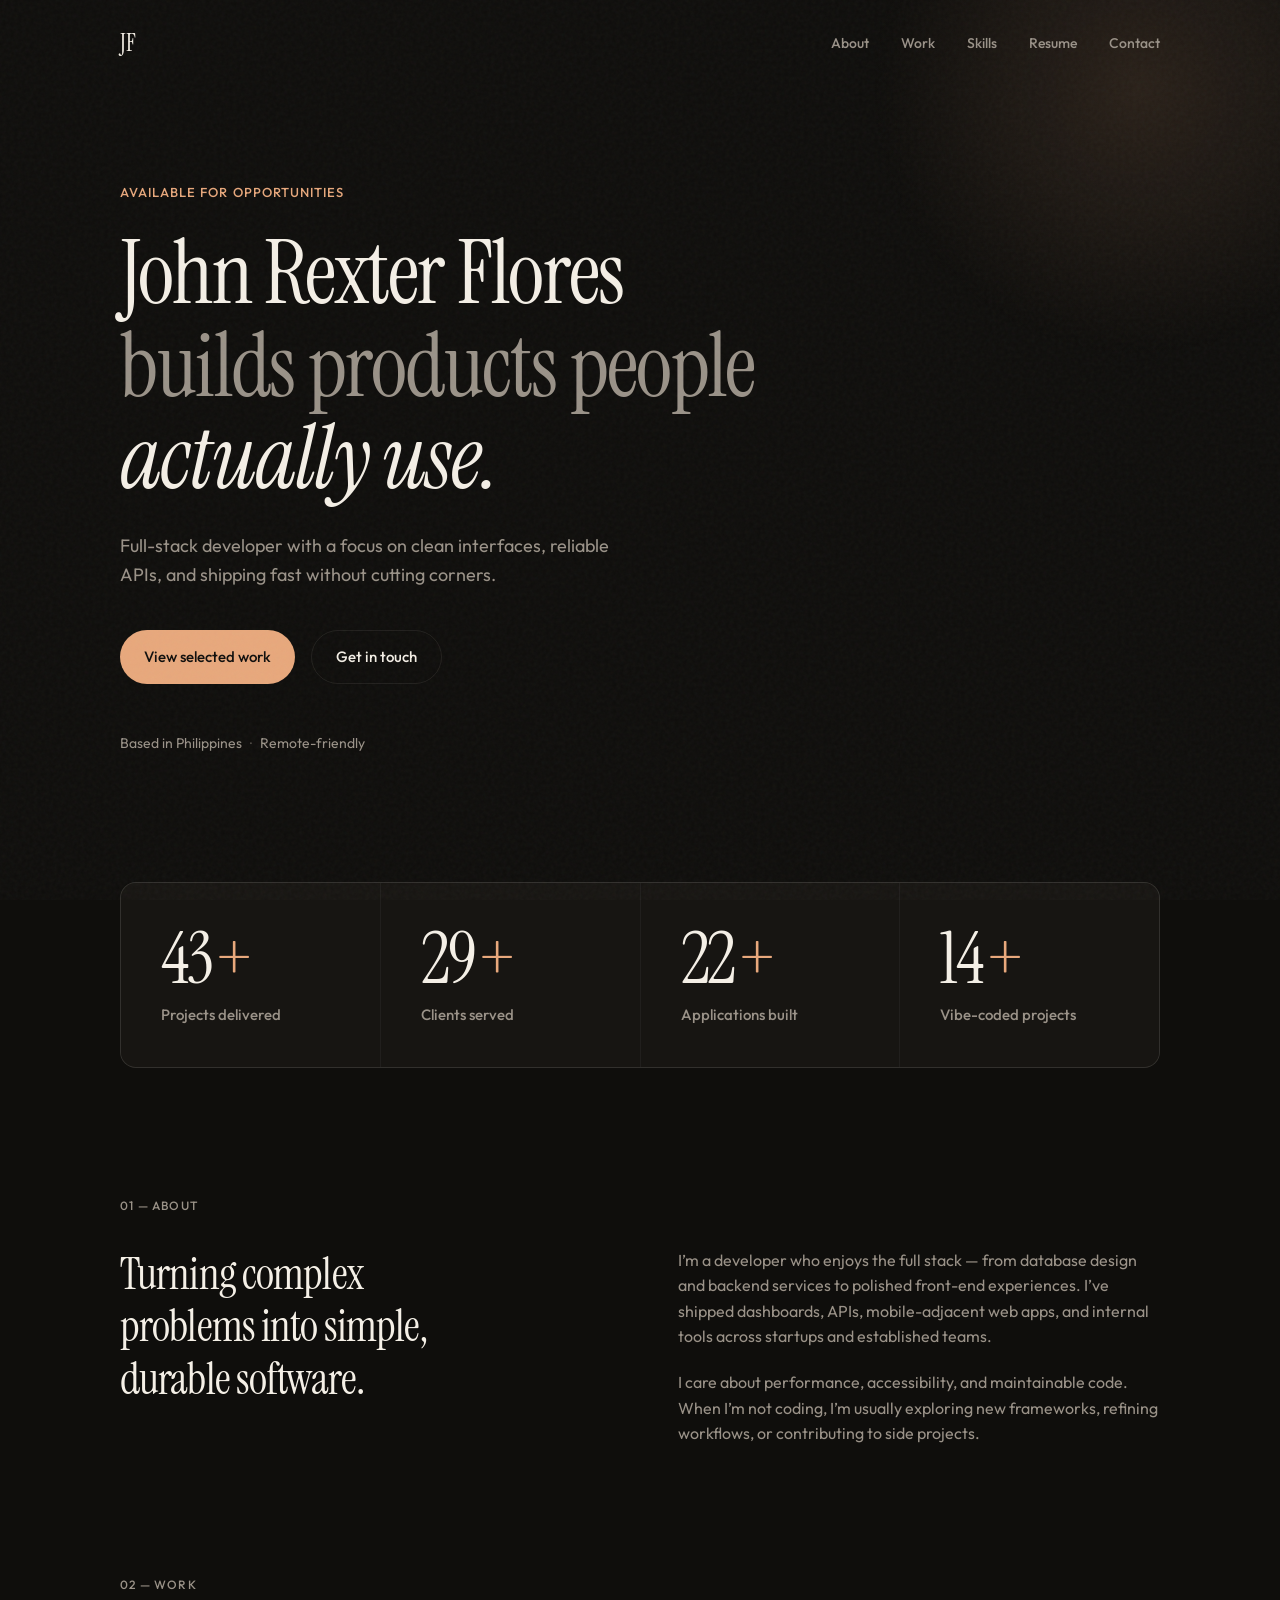
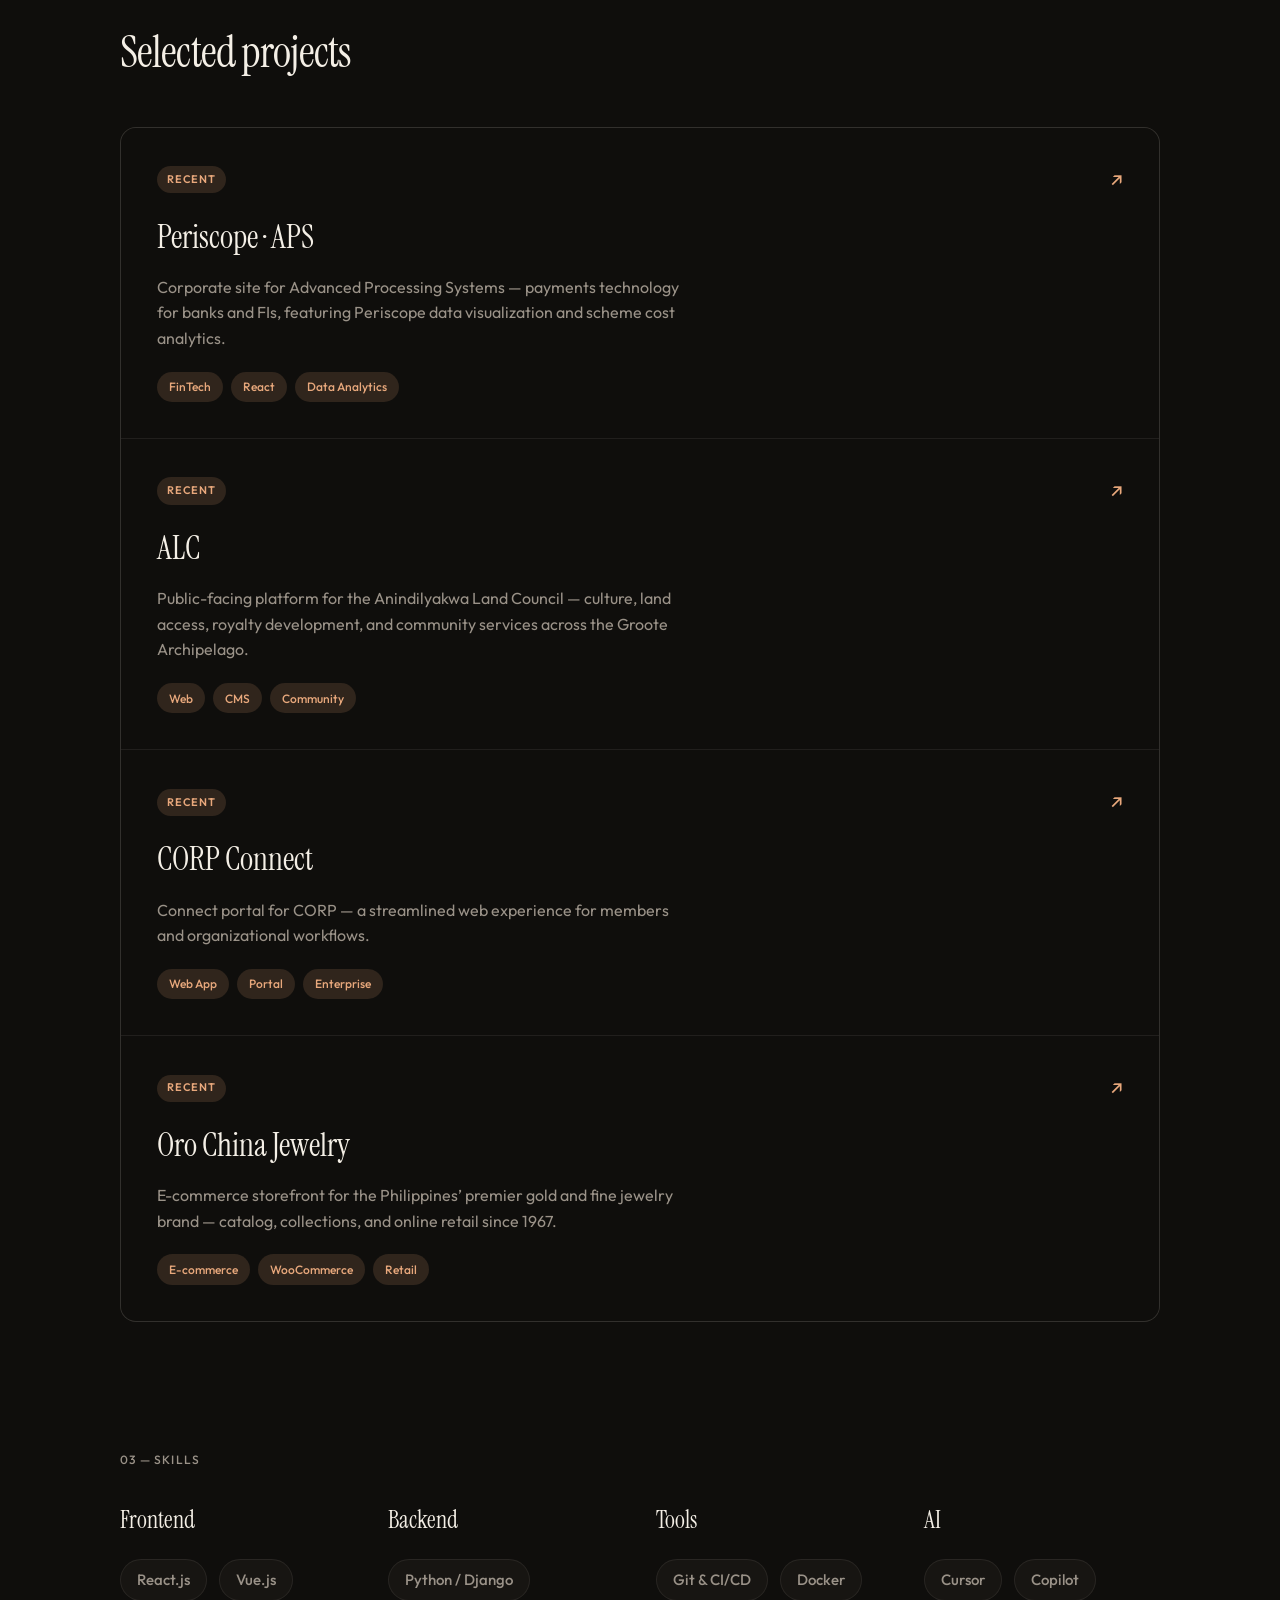
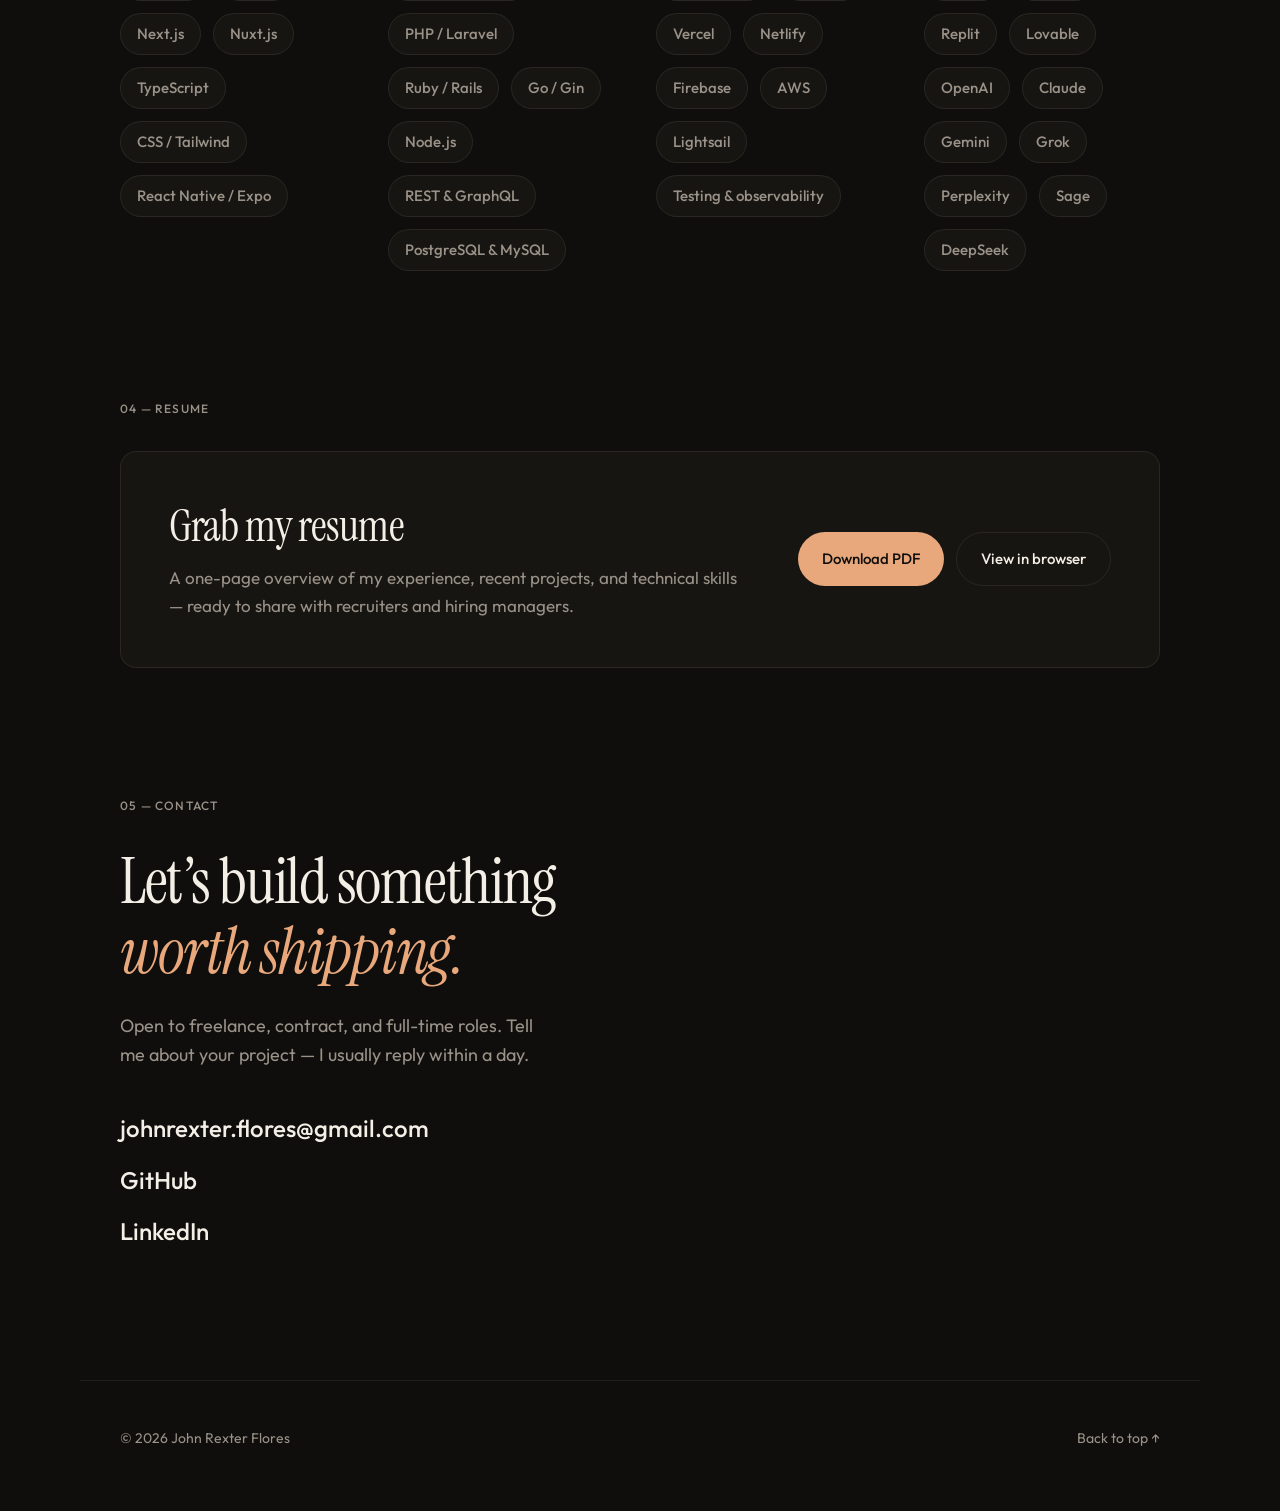
<file: index.html>
<!DOCTYPE html>
<html lang="en">
  <head>
    <meta charset="UTF-8" />
    <meta name="viewport" content="width=device-width, initial-scale=1.0" />
    <meta
      name="description"
      content="John Rexter Flores — Full-stack developer building thoughtful web experiences."
    />
    <title>John Rexter Flores · Developer</title>
    <link rel="preconnect" href="https://fonts.googleapis.com" />
    <link rel="preconnect" href="https://fonts.gstatic.com" crossorigin />
    <link
      href="https://fonts.googleapis.com/css2?family=Instrument+Serif:ital@0;1&family=Outfit:wght@300;400;500;600&display=swap"
      rel="stylesheet"
    />
    <link rel="stylesheet" href="styles.css" />
  </head>
  <body>
    <div class="grain" aria-hidden="true"></div>
    <header class="site-header">
      <a href="#" class="logo" aria-label="Home">JF</a>
      <nav class="nav" aria-label="Primary">
        <a href="#about">About</a>
        <a href="#work">Work</a>
        <a href="#skills">Skills</a>
        <a href="#resume">Resume</a>
        <a href="#contact">Contact</a>
      </nav>
      <button
        class="menu-toggle"
        type="button"
        aria-expanded="false"
        aria-controls="mobile-nav"
        aria-label="Open menu"
      >
        <span></span>
        <span></span>
      </button>
    </header>

    <nav id="mobile-nav" class="mobile-nav" aria-label="Mobile" hidden>
      <a href="#about">About</a>
      <a href="#work">Work</a>
      <a href="#skills">Skills</a>
      <a href="#resume">Resume</a>
      <a href="#contact">Contact</a>
    </nav>

    <main>
      <section class="hero" id="top">
        <p class="eyebrow reveal">Available for opportunities</p>
        <h1 class="hero-title reveal">
          <span class="line">John Rexter Flores</span>
          <span class="line hero-sub">builds products people</span>
          <span class="line hero-sub"><em>actually use.</em></span>
        </h1>
        <p class="hero-lead reveal">
          Full-stack developer with a focus on clean interfaces, reliable APIs,
          and shipping fast without cutting corners.
        </p>
        <div class="hero-actions reveal">
          <a class="btn btn-primary" href="#work">View selected work</a>
          <a class="btn btn-ghost" href="#contact">Get in touch</a>
        </div>
        <div class="hero-meta reveal">
          <span>Based in Philippines</span>
          <span class="dot" aria-hidden="true">·</span>
          <span>Remote-friendly</span>
        </div>
      </section>

      <section class="stats section" aria-label="Experience highlights">
        <ul class="stats-grid">
          <li class="stat reveal">
            <p class="stat-number" aria-label="48 plus projects delivered">
              <span class="stat-count" data-target="48">0</span
              ><span class="stat-suffix">+</span>
            </p>
            <p class="stat-label">Projects delivered</p>
          </li>
          <li class="stat reveal">
            <p class="stat-number" aria-label="32 plus clients served">
              <span class="stat-count" data-target="32">0</span
              ><span class="stat-suffix">+</span>
            </p>
            <p class="stat-label">Clients served</p>
          </li>
          <li class="stat reveal">
            <p class="stat-number" aria-label="24 plus applications built">
              <span class="stat-count" data-target="24">0</span
              ><span class="stat-suffix">+</span>
            </p>
            <p class="stat-label">Applications built</p>
          </li>
          <li class="stat reveal">
            <p class="stat-number" aria-label="16 plus vibe coded projects">
              <span class="stat-count" data-target="16">0</span
              ><span class="stat-suffix">+</span>
            </p>
            <p class="stat-label">Vibe-coded projects</p>
          </li>
        </ul>
      </section>

      <section class="about section" id="about">
        <div class="section-label reveal">01 — About</div>
        <div class="about-grid">
          <h2 class="section-title reveal">
            Turning complex problems into simple, durable software.
          </h2>
          <div class="about-copy reveal">
            <p>
              I’m a developer who enjoys the full stack — from database design
              and backend services to polished front-end experiences. I’ve
              shipped dashboards, APIs, mobile-adjacent web apps, and internal
              tools across startups and established teams.
            </p>
            <p>
              I care about performance, accessibility, and maintainable code.
              When I’m not coding, I’m usually exploring new frameworks, refining
              workflows, or contributing to side projects.
            </p>
          </div>
        </div>
      </section>

      <section class="work section" id="work">
        <div class="section-header">
          <div class="section-label reveal">02 — Work</div>
          <h2 class="section-title reveal">Selected projects</h2>
        </div>
        <ul class="project-list">
          <li class="project-card reveal">
            <a
              href="https://www.apsystems.com.sg/"
              class="project-link"
              target="_blank"
              rel="noopener noreferrer"
            >
              <div class="project-top">
                <span class="project-badge">Recent</span>
                <span class="project-arrow" aria-hidden="true">↗</span>
              </div>
              <h3 class="project-name">Periscope · APS</h3>
              <p class="project-desc">
                Corporate site for Advanced Processing Systems — payments
                technology for banks and FIs, featuring Periscope data
                visualization and scheme cost analytics.
              </p>
              <ul class="tag-list">
                <li>FinTech</li>
                <li>React</li>
                <li>Data Analytics</li>
              </ul>
            </a>
          </li>
          <li class="project-card reveal">
            <a
              href="https://anindilyakwa.com.au/"
              class="project-link"
              target="_blank"
              rel="noopener noreferrer"
            >
              <div class="project-top">
                <span class="project-badge">Recent</span>
                <span class="project-arrow" aria-hidden="true">↗</span>
              </div>
              <h3 class="project-name">ALC</h3>
              <p class="project-desc">
                Public-facing platform for the Anindilyakwa Land Council —
                culture, land access, royalty development, and community
                services across the Groote Archipelago.
              </p>
              <ul class="tag-list">
                <li>Web</li>
                <li>CMS</li>
                <li>Community</li>
              </ul>
            </a>
          </li>
          <li class="project-card reveal">
            <a
              href="https://connect.corp.org.au/"
              class="project-link"
              target="_blank"
              rel="noopener noreferrer"
            >
              <div class="project-top">
                <span class="project-badge">Recent</span>
                <span class="project-arrow" aria-hidden="true">↗</span>
              </div>
              <h3 class="project-name">CORP Connect</h3>
              <p class="project-desc">
                Connect portal for CORP — a streamlined web experience for
                members and organizational workflows.
              </p>
              <ul class="tag-list">
                <li>Web App</li>
                <li>Portal</li>
                <li>Enterprise</li>
              </ul>
            </a>
          </li>
          <li class="project-card reveal">
            <a
              href="https://orochinajewelry.com/"
              class="project-link"
              target="_blank"
              rel="noopener noreferrer"
            >
              <div class="project-top">
                <span class="project-badge">Recent</span>
                <span class="project-arrow" aria-hidden="true">↗</span>
              </div>
              <h3 class="project-name">Oro China Jewelry</h3>
              <p class="project-desc">
                E-commerce storefront for the Philippines’ premier gold and
                fine jewelry brand — catalog, collections, and online retail
                since 1967.
              </p>
              <ul class="tag-list">
                <li>E-commerce</li>
                <li>WooCommerce</li>
                <li>Retail</li>
              </ul>
            </a>
          </li>
        </ul>
      </section>

      <section class="skills section" id="skills">
        <div class="section-label reveal">03 — Skills</div>
        <div class="skills-grid">
          <div class="skill-group reveal">
            <h3>Frontend</h3>
            <ul class="skill-pills">
              <li>React.js</li>
              <li>Vue.js</li>
              <li>Next.js</li>
              <li>Nuxt.js</li>
              <li>TypeScript</li>
              <li>CSS / Tailwind</li>
              <li>React Native / Expo</li>
            </ul>
          </div>
          <div class="skill-group reveal">
            <h3>Backend</h3>
            <ul class="skill-pills">
              <li>Python / Django</li>
              <li>PHP / Laravel</li>
              <li>Ruby / Rails</li>
              <li>Go / Gin</li>
              <li>Node.js</li>
              <li>REST & GraphQL</li>
              <li>PostgreSQL & MySQL</li>
            </ul>
          </div>
          <div class="skill-group reveal">
            <h3>Tools</h3>
            <ul class="skill-pills">
              <li>Git & CI/CD</li>
              <li>Docker</li>
              <li>Vercel</li>
              <li>Netlify</li>
              <li>Firebase</li>
              <li>AWS</li>
              <li>Lightsail</li>
              <li>Testing & observability</li>
            </ul>
          </div>
          <div class="skill-group reveal">
            <h3>AI</h3>
            <ul class="skill-pills">
              <li>Cursor</li>
              <li>Copilot</li>
              <li>Replit</li>
              <li>Lovable</li>
              <li>OpenAI</li>
              <li>Claude</li>
              <li>Gemini</li>
              <li>Grok</li>
              <li>Perplexity</li>
              <li>Sage</li>
              <li>DeepSeek</li>
            </ul>
          </div>
        </div>
      </section>

      <section class="resume section" id="resume">
        <div class="section-label reveal">04 — Resume</div>
        <div class="resume-card reveal">
          <div class="resume-copy">
            <h2 class="section-title">Grab my resume</h2>
            <p class="resume-lead">
              A one-page overview of my experience, recent projects, and
              technical skills — ready to share with recruiters and hiring
              managers.
            </p>
          </div>
          <div class="resume-actions">
            <a
              class="btn btn-primary"
              href="resume.pdf"
              download="John-Rexter-Flores-Resume.pdf"
            >
              Download PDF
            </a>
            <a
              class="btn btn-ghost"
              href="resume.pdf"
              target="_blank"
              rel="noopener noreferrer"
            >
              View in browser
            </a>
          </div>
        </div>
      </section>

      <section class="contact section" id="contact">
        <div class="section-label reveal">05 — Contact</div>
        <h2 class="contact-title reveal">
          Let’s build something<br />
          <em>worth shipping.</em>
        </h2>
        <p class="contact-lead reveal">
          Open to freelance, contract, and full-time roles. Tell me about your
          project — I usually reply within a day.
        </p>
        <div class="contact-links reveal">
          <a class="contact-link" href="mailto:johnrexter.flores@gmail.com">
            johnrexter.flores@gmail.com
          </a>
          <a
            class="contact-link"
            href="https://github.com/alldeads"
            target="_blank"
            rel="noopener noreferrer"
          >
            GitHub
          </a>
          <a
            class="contact-link"
            href="https://www.linkedin.com/in/john-rexter-flores-61b495101/"
            target="_blank"
            rel="noopener noreferrer"
          >
            LinkedIn
          </a>
        </div>
      </section>
    </main>

    <footer class="site-footer">
      <p>© <span id="year"></span> John Rexter Flores</p>
      <a href="#top" class="back-top">Back to top ↑</a>
    </footer>

    <script src="script.js"></script>
  </body>
</html>
</file>
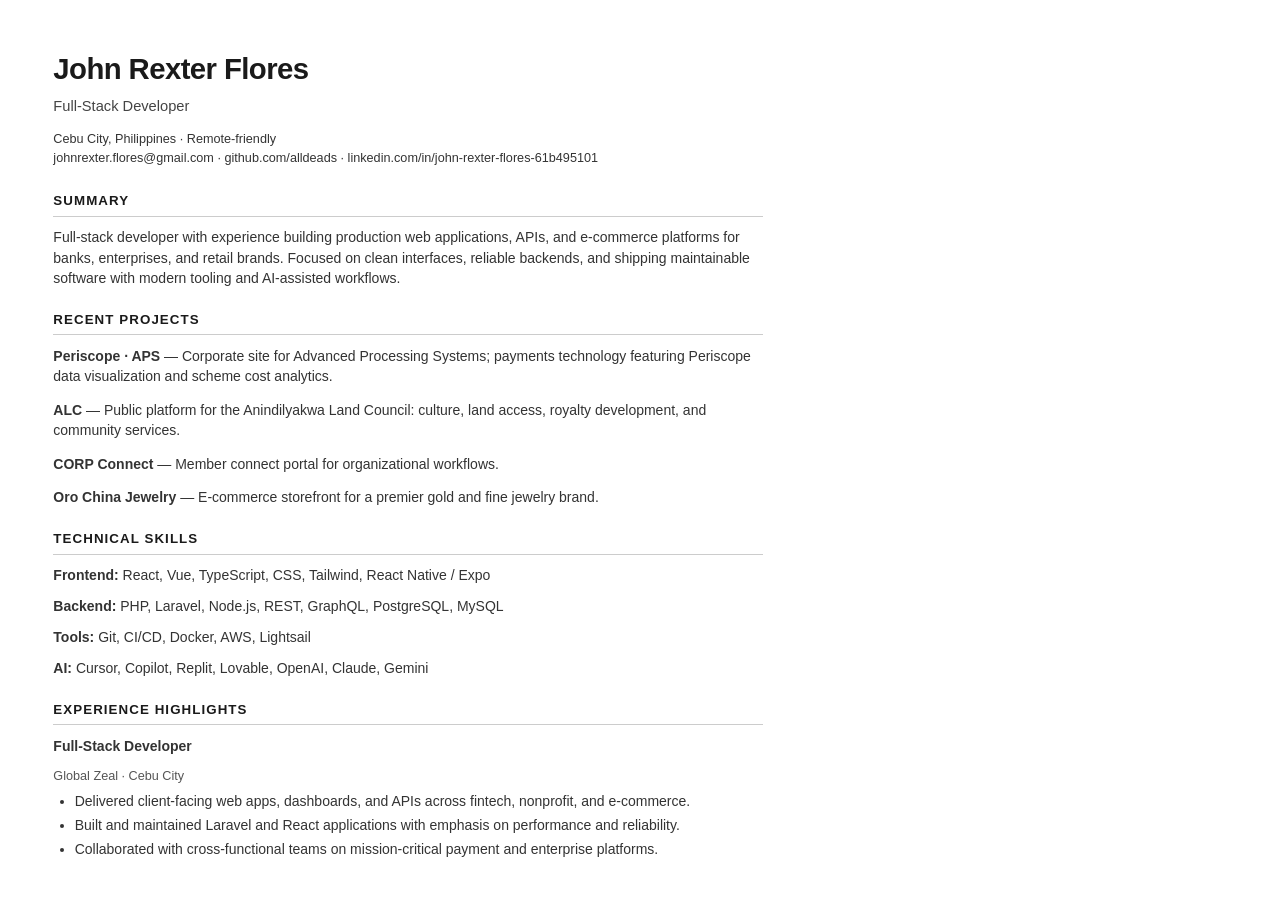
<file: resume.html>
<!DOCTYPE html>
<html lang="en">
  <head>
    <meta charset="UTF-8" />
    <title>John Rexter Flores — Resume</title>
    <style>
      * {
        box-sizing: border-box;
        margin: 0;
        padding: 0;
      }
      body {
        font-family: "Helvetica Neue", Helvetica, Arial, sans-serif;
        font-size: 10.5pt;
        line-height: 1.45;
        color: #1a1a1a;
        padding: 36pt 40pt;
        max-width: 8.5in;
      }
      h1 {
        font-size: 22pt;
        font-weight: 600;
        letter-spacing: -0.02em;
        margin-bottom: 4pt;
      }
      .subtitle {
        font-size: 11pt;
        color: #444;
        margin-bottom: 10pt;
      }
      .contact {
        font-size: 9.5pt;
        color: #333;
        margin-bottom: 18pt;
      }
      .contact a {
        color: #333;
        text-decoration: none;
      }
      h2 {
        font-size: 10pt;
        font-weight: 700;
        text-transform: uppercase;
        letter-spacing: 0.08em;
        border-bottom: 1px solid #ccc;
        padding-bottom: 4pt;
        margin: 16pt 0 8pt;
      }
      p {
        margin-bottom: 8pt;
        color: #333;
      }
      ul {
        margin: 0 0 8pt 16pt;
        color: #333;
      }
      li {
        margin-bottom: 3pt;
      }
      .job {
        margin-bottom: 12pt;
      }
      .job-title {
        font-weight: 600;
      }
      .job-meta {
        font-size: 9.5pt;
        color: #555;
        margin-bottom: 4pt;
      }
      .skills {
        display: flex;
        flex-wrap: wrap;
        gap: 6pt;
        list-style: none;
        margin: 0;
        padding: 0;
      }
      .skills li {
        background: #f0f0f0;
        padding: 3pt 8pt;
        border-radius: 4pt;
        font-size: 9pt;
        margin: 0;
      }
      .project {
        margin-bottom: 10pt;
      }
      .project a {
        color: #333;
        font-weight: 600;
        text-decoration: none;
      }
    </style>
  </head>
  <body>
    <h1>John Rexter Flores</h1>
    <p class="subtitle">Full-Stack Developer</p>
    <p class="contact">
      Cebu City, Philippines · Remote-friendly<br />
      johnrexter.flores@gmail.com ·
      <a href="https://github.com/alldeads">github.com/alldeads</a> ·
      <a href="https://www.linkedin.com/in/john-rexter-flores-61b495101/"
        >linkedin.com/in/john-rexter-flores-61b495101</a
      >
    </p>

    <h2>Summary</h2>
    <p>
      Full-stack developer with experience building production web applications,
      APIs, and e-commerce platforms for banks, enterprises, and retail brands.
      Focused on clean interfaces, reliable backends, and shipping maintainable
      software with modern tooling and AI-assisted workflows.
    </p>

    <h2>Recent Projects</h2>
    <div class="project">
      <p>
        <a href="https://www.apsystems.com.sg/">Periscope · APS</a> —
        Corporate site for Advanced Processing Systems; payments technology
        featuring Periscope data visualization and scheme cost analytics.
      </p>
    </div>
    <div class="project">
      <p>
        <a href="https://anindilyakwa.com.au/">ALC</a> — Public platform for the
        Anindilyakwa Land Council: culture, land access, royalty development,
        and community services.
      </p>
    </div>
    <div class="project">
      <p>
        <a href="https://connect.corp.org.au/">CORP Connect</a> — Member connect
        portal for organizational workflows.
      </p>
    </div>
    <div class="project">
      <p>
        <a href="https://orochinajewelry.com/">Oro China Jewelry</a> —
        E-commerce storefront for a premier gold and fine jewelry brand.
      </p>
    </div>

    <h2>Technical Skills</h2>
    <p><strong>Frontend:</strong> React, Vue, TypeScript, CSS, Tailwind, React Native / Expo</p>
    <p><strong>Backend:</strong> PHP, Laravel, Node.js, REST, GraphQL, PostgreSQL, MySQL</p>
    <p><strong>Tools:</strong> Git, CI/CD, Docker, AWS, Lightsail</p>
    <p><strong>AI:</strong> Cursor, Copilot, Replit, Lovable, OpenAI, Claude, Gemini</p>

    <h2>Experience Highlights</h2>
    <div class="job">
      <p class="job-title">Full-Stack Developer</p>
      <p class="job-meta">Global Zeal · Cebu City</p>
      <ul>
        <li>Delivered client-facing web apps, dashboards, and APIs across fintech, nonprofit, and e-commerce.</li>
        <li>Built and maintained Laravel and React applications with emphasis on performance and reliability.</li>
        <li>Collaborated with cross-functional teams on mission-critical payment and enterprise platforms.</li>
      </ul>
    </div>
  </body>
</html>
</file>
<file: styles.css>
:root {
  --bg: #0f0e0c;
  --bg-elevated: #171512;
  --text: #f4efe6;
  --text-muted: #9a9288;
  --accent: #e8a87c;
  --accent-dim: rgba(232, 168, 124, 0.15);
  --border: rgba(244, 239, 230, 0.08);
  --serif: "Instrument Serif", Georgia, serif;
  --sans: "Outfit", system-ui, sans-serif;
  --max: 1120px;
  --pad: clamp(1.25rem, 4vw, 2.5rem);
  --section-gap: clamp(5rem, 12vw, 8rem);
}

*,
*::before,
*::after {
  box-sizing: border-box;
}

html {
  scroll-behavior: smooth;
}

body {
  margin: 0;
  font-family: var(--sans);
  font-weight: 400;
  font-size: 1rem;
  line-height: 1.6;
  color: var(--text);
  background: var(--bg);
  overflow-x: hidden;
}

body.menu-open {
  overflow: hidden;
}

a {
  color: inherit;
  text-decoration: none;
}

ul {
  list-style: none;
  margin: 0;
  padding: 0;
}

img {
  max-width: 100%;
  display: block;
}

/* Subtle film grain */
.grain {
  pointer-events: none;
  position: fixed;
  inset: 0;
  z-index: 1000;
  opacity: 0.04;
  background-image: url("data:image/svg+xml,%3Csvg viewBox='0 0 256 256' xmlns='http://www.w3.org/2000/svg'%3E%3Cfilter id='n'%3E%3CfeTurbulence type='fractalNoise' baseFrequency='0.9' numOctaves='4' stitchTiles='stitch'/%3E%3C/filter%3E%3Crect width='100%25' height='100%25' filter='url(%23n)'/%3E%3C/svg%3E");
}

/* Ambient glow */
body::before {
  content: "";
  position: fixed;
  top: -20%;
  right: -10%;
  width: 60vmin;
  height: 60vmin;
  background: radial-gradient(circle, rgba(232, 168, 124, 0.12) 0%, transparent 70%);
  pointer-events: none;
  z-index: 0;
}

main,
.site-header,
.site-footer {
  position: relative;
  z-index: 1;
}

/* Header */
.site-header {
  display: flex;
  align-items: center;
  justify-content: space-between;
  max-width: var(--max);
  margin: 0 auto;
  padding: 1.5rem var(--pad);
}

.logo {
  font-family: var(--serif);
  font-size: 1.5rem;
  letter-spacing: -0.02em;
}

.nav {
  display: flex;
  gap: 2rem;
}

.nav a {
  font-size: 0.875rem;
  font-weight: 500;
  color: var(--text-muted);
  transition: color 0.2s;
}

.nav a:hover {
  color: var(--text);
}

.menu-toggle {
  display: none;
  flex-direction: column;
  justify-content: center;
  gap: 6px;
  width: 2rem;
  height: 2rem;
  padding: 0;
  border: none;
  background: transparent;
  cursor: pointer;
}

.menu-toggle span {
  display: block;
  height: 1.5px;
  background: var(--text);
  transition: transform 0.25s, opacity 0.25s;
}

.menu-toggle[aria-expanded="true"] span:first-child {
  transform: translateY(3.75px) rotate(45deg);
}

.menu-toggle[aria-expanded="true"] span:last-child {
  transform: translateY(-3.75px) rotate(-45deg);
}

.mobile-nav {
  display: none;
  position: fixed;
  inset: 0;
  z-index: 99;
  flex-direction: column;
  align-items: center;
  justify-content: center;
  gap: 2rem;
  background: var(--bg);
  font-family: var(--serif);
  font-size: clamp(2rem, 6vw, 3rem);
}

.mobile-nav.is-open {
  display: flex;
}

/* Hero */
.hero {
  max-width: var(--max);
  margin: 0 auto;
  padding: clamp(3rem, 10vw, 6rem) var(--pad) var(--section-gap);
}

.eyebrow {
  font-size: 0.8125rem;
  font-weight: 500;
  letter-spacing: 0.08em;
  text-transform: uppercase;
  color: var(--accent);
  margin: 0 0 1.5rem;
}

.hero-title {
  font-family: var(--serif);
  font-weight: 400;
  font-size: clamp(2.75rem, 8vw, 5.5rem);
  line-height: 1.05;
  letter-spacing: -0.02em;
  margin: 0 0 1.75rem;
}

.hero-title .line {
  display: block;
}

.hero-sub {
  color: var(--text-muted);
}

.hero-sub em {
  color: var(--text);
  font-style: italic;
}

.hero-lead {
  max-width: 32rem;
  font-size: 1.125rem;
  color: var(--text-muted);
  margin: 0 0 2.5rem;
}

.hero-actions {
  display: flex;
  flex-wrap: wrap;
  gap: 1rem;
  margin-bottom: 3rem;
}

.btn {
  display: inline-flex;
  align-items: center;
  justify-content: center;
  padding: 0.875rem 1.5rem;
  font-size: 0.9375rem;
  font-weight: 500;
  border-radius: 999px;
  transition: background 0.2s, color 0.2s, border-color 0.2s;
}

.btn-primary {
  background: var(--accent);
  color: var(--bg);
}

.btn-primary:hover {
  filter: brightness(1.08);
}

.btn-ghost {
  border: 1px solid var(--border);
  color: var(--text);
}

.btn-ghost:hover {
  border-color: var(--text-muted);
  background: var(--accent-dim);
}

.hero-meta {
  display: flex;
  flex-wrap: wrap;
  align-items: center;
  gap: 0.5rem;
  font-size: 0.875rem;
  color: var(--text-muted);
}

.dot {
  opacity: 0.5;
}

/* Stats counters */
.stats {
  padding-top: 0;
  padding-bottom: clamp(3rem, 8vw, 5rem);
}

.stats-grid {
  display: grid;
  grid-template-columns: repeat(4, 1fr);
  gap: 1px;
  background: var(--border);
  border: 1px solid var(--border);
  border-radius: 1rem;
  overflow: hidden;
}

.stat {
  display: flex;
  flex-direction: column;
  align-items: flex-start;
  gap: 0.5rem;
  padding: clamp(1.75rem, 4vw, 2.5rem);
  background: var(--bg-elevated);
}

.stat-number {
  display: flex;
  align-items: baseline;
  margin: 0;
  font-family: var(--serif);
  font-size: clamp(3rem, 8vw, 4.5rem);
  line-height: 1;
  letter-spacing: -0.03em;
  color: var(--text);
}

.stat-count {
  font-variant-numeric: tabular-nums;
}

.stat-suffix {
  margin-left: 0.05em;
  color: var(--accent);
}

.stat-label {
  margin: 0;
  font-size: 0.9375rem;
  font-weight: 500;
  color: var(--text-muted);
}

/* Sections */
.section {
  max-width: var(--max);
  margin: 0 auto;
  padding: 0 var(--pad) var(--section-gap);
}

.section-label {
  font-size: 0.75rem;
  font-weight: 500;
  letter-spacing: 0.1em;
  text-transform: uppercase;
  color: var(--text-muted);
  margin-bottom: 2rem;
}

.section-title {
  font-family: var(--serif);
  font-weight: 400;
  font-size: clamp(1.75rem, 4vw, 2.75rem);
  line-height: 1.2;
  letter-spacing: -0.02em;
  margin: 0;
  max-width: 18ch;
}

.section-header {
  margin-bottom: 3rem;
}

.section-header .section-title {
  margin-top: 0.5rem;
  max-width: none;
}

/* About */
.about-grid {
  display: grid;
  grid-template-columns: 1fr 1fr;
  gap: clamp(2rem, 6vw, 5rem);
  align-items: start;
}

.about-copy p {
  margin: 0 0 1.25rem;
  color: var(--text-muted);
}

.about-copy p:last-child {
  margin-bottom: 0;
}

/* Projects */
.project-list {
  display: flex;
  flex-direction: column;
  gap: 1px;
  background: var(--border);
  border: 1px solid var(--border);
  border-radius: 1rem;
  overflow: hidden;
}

.project-card {
  background: var(--bg);
  transition: background 0.25s;
}

.project-card:hover {
  background: var(--bg-elevated);
}

.project-link {
  display: block;
  padding: clamp(1.5rem, 4vw, 2.25rem);
}

.project-top {
  display: flex;
  justify-content: space-between;
  align-items: center;
  margin-bottom: 1rem;
}

.project-year {
  font-size: 0.8125rem;
  color: var(--text-muted);
}

.project-badge {
  font-size: 0.6875rem;
  font-weight: 600;
  letter-spacing: 0.06em;
  text-transform: uppercase;
  padding: 0.3rem 0.65rem;
  border-radius: 999px;
  background: var(--accent-dim);
  color: var(--accent);
}

.project-arrow {
  font-size: 1.25rem;
  color: var(--accent);
  transition: transform 0.25s;
}

.project-card:hover .project-arrow {
  transform: translate(3px, -3px);
}

.project-name {
  font-family: var(--serif);
  font-size: clamp(1.5rem, 3vw, 2rem);
  font-weight: 400;
  margin: 0 0 0.75rem;
}

.project-desc {
  margin: 0 0 1.25rem;
  color: var(--text-muted);
  max-width: 48ch;
}

.tag-list {
  display: flex;
  flex-wrap: wrap;
  gap: 0.5rem;
}

.tag-list li {
  font-size: 0.75rem;
  font-weight: 500;
  padding: 0.35rem 0.75rem;
  border-radius: 999px;
  background: var(--accent-dim);
  color: var(--accent);
}

/* Skills */
.skills-grid {
  display: grid;
  grid-template-columns: repeat(4, 1fr);
  gap: 2rem;
}

.skill-group h3 {
  font-family: var(--serif);
  font-size: 1.5rem;
  font-weight: 400;
  margin: 0 0 1.25rem;
}

.skill-pills {
  display: flex;
  flex-wrap: wrap;
  gap: 0.75rem;
}

.skill-pills li {
  font-size: 0.9375rem;
  font-weight: 500;
  padding: 0.5rem 1rem;
  border-radius: 999px;
  border: 1px solid var(--border);
  color: var(--text-muted);
  background: var(--bg-elevated);
  transition: border-color 0.2s, color 0.2s, background 0.2s;
}

.skill-pills li:hover {
  border-color: var(--accent);
  color: var(--accent);
  background: var(--accent-dim);
}

/* Resume */
.resume-card {
  display: flex;
  flex-wrap: wrap;
  align-items: center;
  justify-content: space-between;
  gap: 2rem;
  padding: clamp(2rem, 5vw, 3rem);
  border: 1px solid var(--border);
  border-radius: 1rem;
  background: var(--bg-elevated);
}

.resume-copy {
  flex: 1 1 20rem;
  max-width: 36rem;
}

.resume-card .section-title {
  max-width: none;
  margin-bottom: 0.75rem;
}

.resume-lead {
  margin: 0;
  color: var(--text-muted);
  font-size: 1.0625rem;
  line-height: 1.6;
}

.resume-actions {
  display: flex;
  flex-wrap: wrap;
  gap: 0.75rem;
  flex-shrink: 0;
}

/* Contact */
.contact-title {
  font-family: var(--serif);
  font-weight: 400;
  font-size: clamp(2.5rem, 6vw, 4rem);
  line-height: 1.1;
  letter-spacing: -0.02em;
  margin: 0 0 1.5rem;
}

.contact-title em {
  font-style: italic;
  color: var(--accent);
}

.contact-lead {
  max-width: 36ch;
  color: var(--text-muted);
  font-size: 1.125rem;
  margin: 0 0 2.5rem;
}

.contact-links {
  display: flex;
  flex-direction: column;
  gap: 0.75rem;
}

.contact-link {
  font-size: clamp(1.125rem, 2.5vw, 1.5rem);
  font-weight: 500;
  width: fit-content;
  border-bottom: 1px solid transparent;
  transition: border-color 0.2s, color 0.2s;
}

.contact-link:hover {
  color: var(--accent);
  border-bottom-color: var(--accent);
}

/* Footer */
.site-footer {
  display: flex;
  justify-content: space-between;
  align-items: center;
  flex-wrap: wrap;
  gap: 1rem;
  max-width: var(--max);
  margin: 0 auto;
  padding: 2rem var(--pad) 3rem;
  border-top: 1px solid var(--border);
  font-size: 0.875rem;
  color: var(--text-muted);
}

.back-top:hover {
  color: var(--text);
}

/* Scroll reveal */
.reveal {
  opacity: 0;
  transform: translateY(24px);
  transition: opacity 0.7s ease, transform 0.7s ease;
}

.reveal.visible {
  opacity: 1;
  transform: translateY(0);
}

/* Responsive */
@media (max-width: 768px) {
  .nav {
    display: none;
  }

  .menu-toggle {
    display: flex;
  }

  .about-grid {
    grid-template-columns: 1fr;
  }

  .about-grid .section-title {
    max-width: none;
  }

  .skills-grid {
    grid-template-columns: repeat(2, 1fr);
    gap: 2.5rem;
  }

  .stats-grid {
    grid-template-columns: repeat(2, 1fr);
  }

  .stat-number {
    font-size: clamp(2.25rem, 7vw, 3.25rem);
  }
}

@media (max-width: 420px) {
  .stats-grid {
    grid-template-columns: 1fr;
  }
}

@media (prefers-reduced-motion: reduce) {
  html {
    scroll-behavior: auto;
  }

  .reveal {
    opacity: 1;
    transform: none;
    transition: none;
  }
}
</file>
